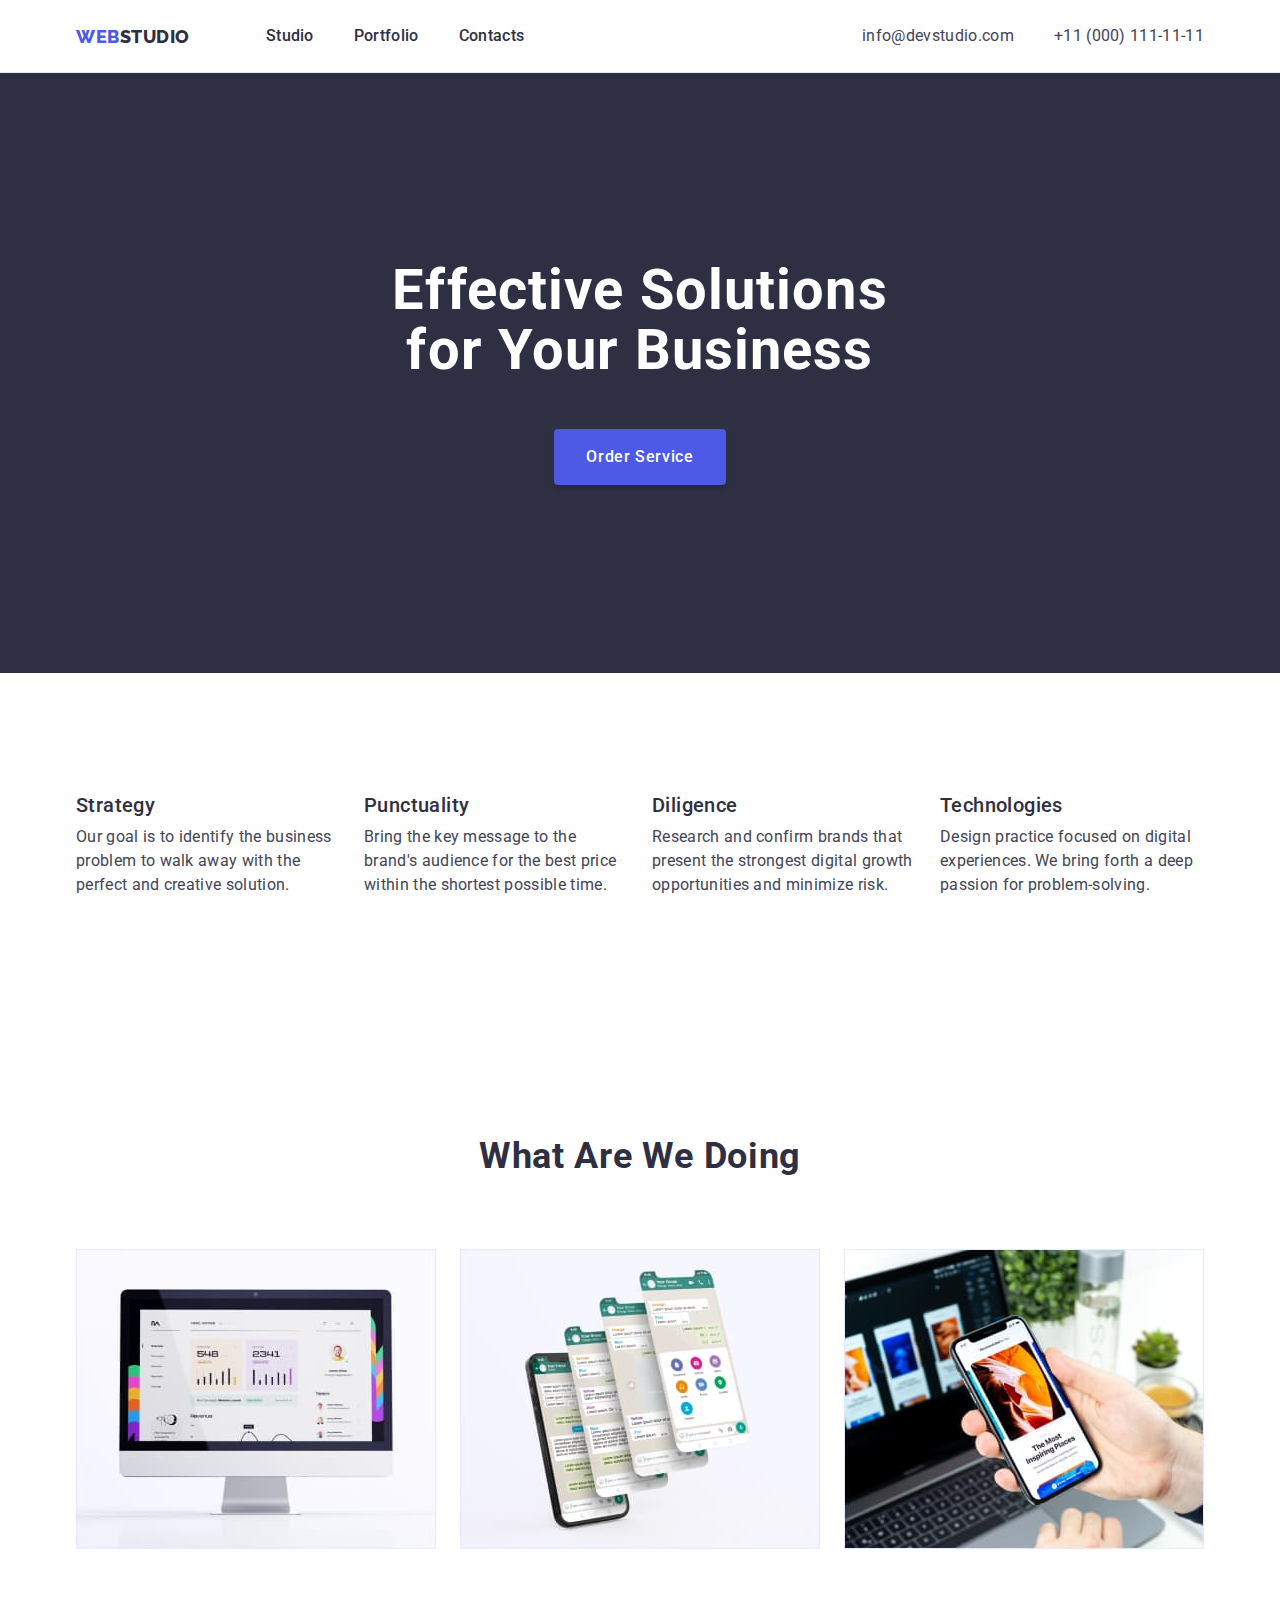
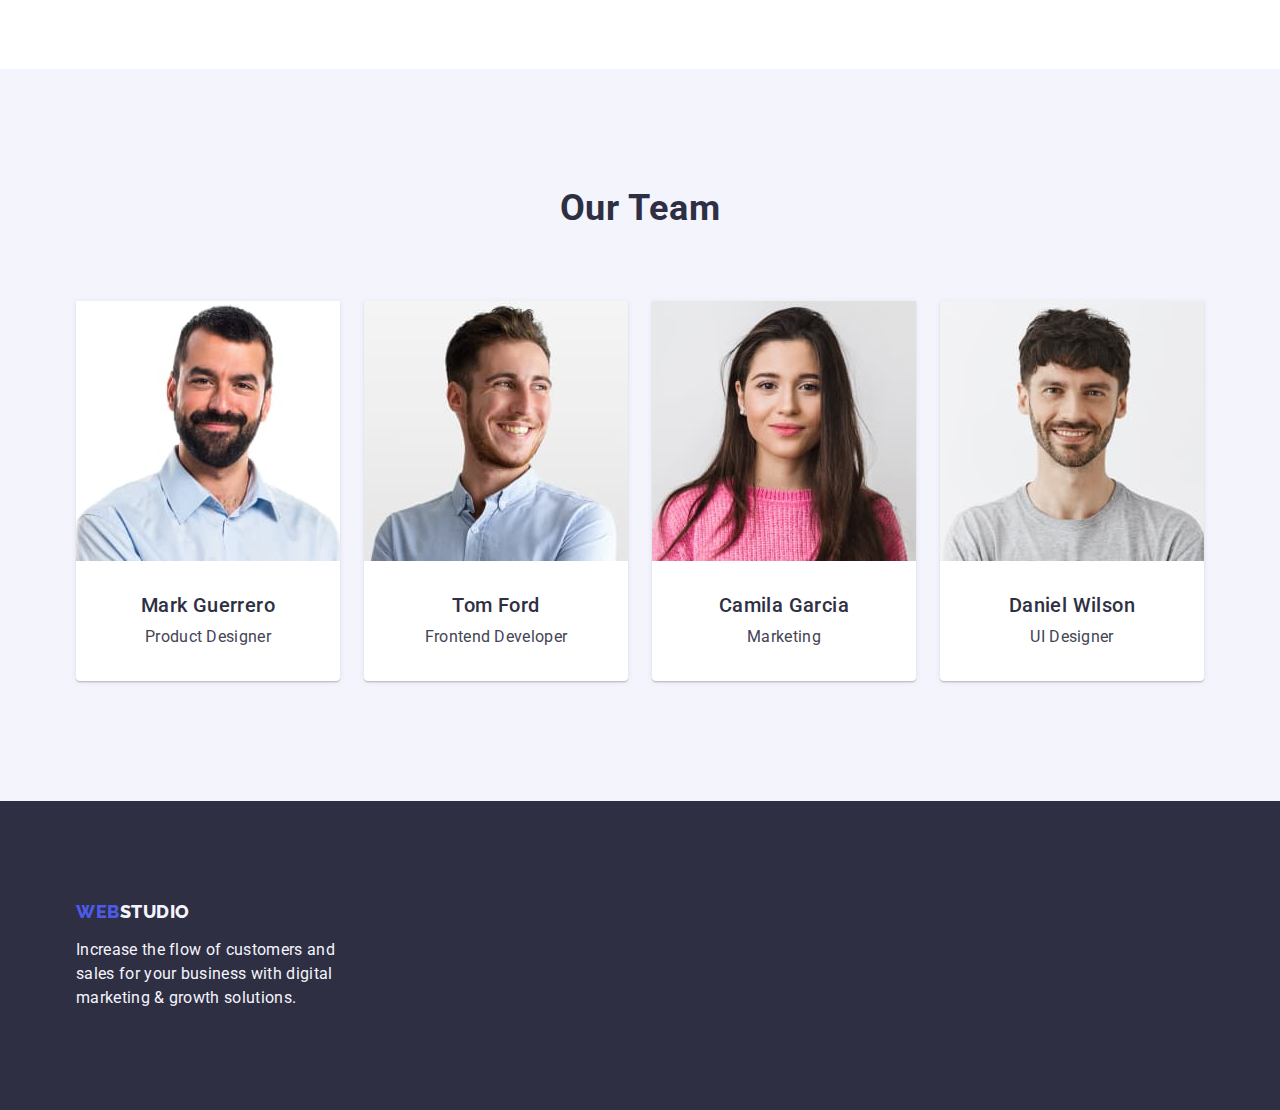
<file: index.html>
<!DOCTYPE html>
<html lang="en">
  <head>
    <meta charset="UTF-8" />
    <meta http-equiv="X-UA-Compatible" content="IE=edge" />
    <meta name="viewport" content="width=device-width, initial-scale=1.0" />
    <title>WebStudio</title>
    <link
      rel="stylesheet"
      href="https://cdnjs.cloudflare.com/ajax/libs/modern-normalize/1.1.0/modern-normalize.min.css"
    />
    <link rel="preconnect" href="https://fonts.googleapis.com" />
    <link rel="preconnect" href="https://fonts.gstatic.com" crossorigin />
    <link
      href="https://fonts.googleapis.com/css2?family=Raleway:wght@800&family=Roboto:wght@400;500;700;900&display=swap"
      rel="stylesheet"
    />
    <link rel="stylesheet" href="./css/styles.css" />
  </head>
  <body>
    <!-- HEADER -->
    <header class="page-header">
      <div class="container header-container">
        <nav class="page-navigation">
          <a class="logo link" href="./index.html"
            >Web<span class="log">Studio</span></a
          >
          <ul class="menu list">
            <li class="menu-item">
              <a class="menu-link link" href="./index.html">Studio</a>
            </li>
            <li class="menu-item">
              <a class="menu-link link" href="./portfolio.html">Portfolio</a>
            </li>
            <li class="menu-item">
              <a class="menu-link link" href="">Contacts</a>
            </li>
          </ul>
        </nav>
        <!-- CONTACTS -->
        <address class="address-contacts">
          <ul class="menu-contacts list">
            <li class="contacts">
              <a
                class="contact-mtel-header link"
                href="mailto:info@devstudio.com"
                >info@devstudio.com</a
              >
            </li>
            <li class="contacts">
              <a class="contact-mtel-header link" href="tel:+110001111111"
                >+11 (000) 111-11-11</a
              >
            </li>
          </ul>
        </address>
      </div>
    </header>

    <main class="main-page">
      <!-- HERO -->
      <section class="section-hero">
        <div class="container container-hero">
          <h1 class="hero-title">Effective Solutions for Your Business</h1>
          <button class="button modal-open-btn" type="button">
            Order Service
          </button>
        </div>
      </section>

      <!-- feauters -->
      <section class="our-qualities section">
        <div class="container">
          <h2 class="features visually-hidden">features</h2>
          <ul class="list feauters-list">
            <li class="qualities">
              <h3 class="qualities-title">Strategy</h3>
              <p class="qualities-paragraph">
                Our goal is to identify the business problem to walk away with
                the perfect and creative solution.
              </p>
            </li>

            <li class="qualities">
              <h3 class="qualities-title">Punctuality</h3>
              <p class="qualities-paragraph">
                Bring the key message to the brand's audience for the best price
                within the shortest possible time.
              </p>
            </li>

            <li class="qualities">
              <h3 class="qualities-title">Diligence</h3>
              <p class="qualities-paragraph">
                Research and confirm brands that present the strongest digital
                growth opportunities and minimize risk.
              </p>
            </li>

            <li class="qualities">
              <h3 class="qualities-title">Technologies</h3>
              <p class="qualities-paragraph">
                Design practice focused on digital experiences. We bring forth a
                deep passion for problem-solving.
              </p>
            </li>
          </ul>
        </div>
      </section>
      <!-- OUR ACTIVITY -->
      <section class="activity section">
        <div class="container">
          <h2 class="our-activity-title">What are we doing</h2>
          <ul class="our-activity list">
            <li class="our-activity-card">
              <img
                class="gallery-activity"
                src="./images/rectangle1.jpg"
                alt="mac"
                width="360"
                height="300"
              />
            </li>
            <li class="our-activity-card">
              <img
                class="gallery-activity"
                src="./images/rectangle2.jpg"
                alt="iphone"
                width="360"
                height="300"
              />
            </li>
            <li class="our-activity-card">
              <img
                class="gallery-activity"
                src="./images/rectangle3.jpg"
                alt="notebook-and-phone"
                width="360"
                height="300"
              />
            </li>
          </ul>
        </div>
      </section>
      <!-- OUR TEAM -->
      <section class="our-team section">
        <div class="container">
          <h2 class="team">Our Team</h2>
          <ul class="team-list list">
            <li class="team-employee">
              <img
                class="gallery-team"
                src="./images/img1.jpg"
                alt="mark-guerrero"
                width="264"
                height="260"
              />
              <div class="employee-container">
                <h3 class="team-name">Mark Guerrero</h3>
                <p class="team-paragraph">Product Designer</p>
              </div>
            </li>
            <li class="team-employee">
              <img
                class="gallery-team"
                src="./images/img2.jpg"
                alt="tom-ford"
                width="264"
                height="260"
              />
              <div class="employee-container">
                <h3 class="team-name">Tom Ford</h3>
                <p class="team-paragraph">Frontend Developer</p>
              </div>
            </li>
            <li class="team-employee">
              <img
                class="gallery-team"
                src="./images/img3.jpg"
                alt="camila-garcia"
                width="264"
                height="260"
              />
              <div class="employee-container">
                <h3 class="team-name">Camila Garcia</h3>
                <p class="team-paragraph">Marketing</p>
              </div>
            </li>
            <li class="team-employee">
              <img
                class="gallery-team"
                src="./images/img4.jpg"
                alt="daniel-wilson"
                width="264"
                height="260"
              />
              <div class="employee-container">
                <h3 class="team-name">Daniel Wilson</h3>
                <p class="team-paragraph">UI Designer</p>
              </div>
            </li>
          </ul>
        </div>
      </section>
    </main>
    <!-- FOOTER -->
    <footer class="footer">
      <div class="container">
        <a class="logo-footer link" href="./index.html"
          >Web<span class="logos">Studio</span>
        </a>
        <p class="footer-paragraph">
          Increase the flow of customers and sales for your business with
          digital marketing & growth solutions.
        </p>
      </div>
    </footer>
  </body>
</html>
</file>
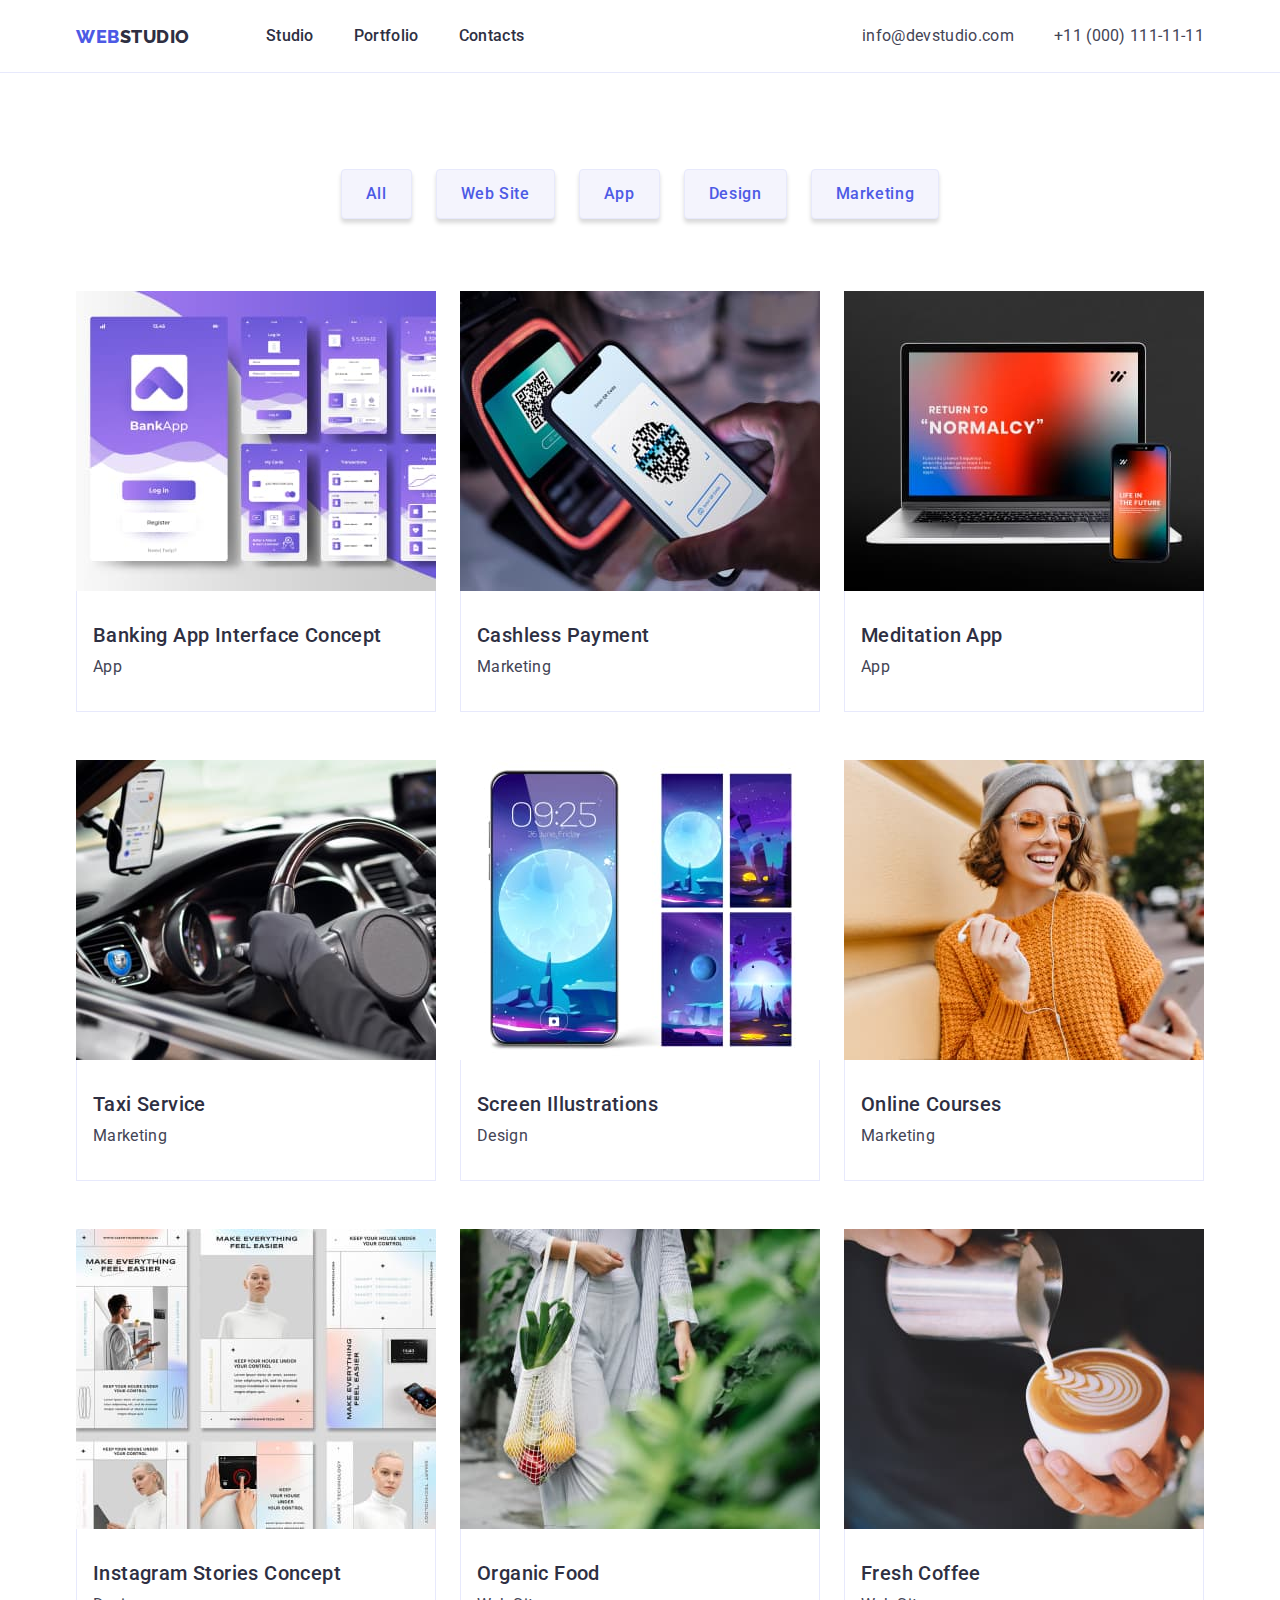
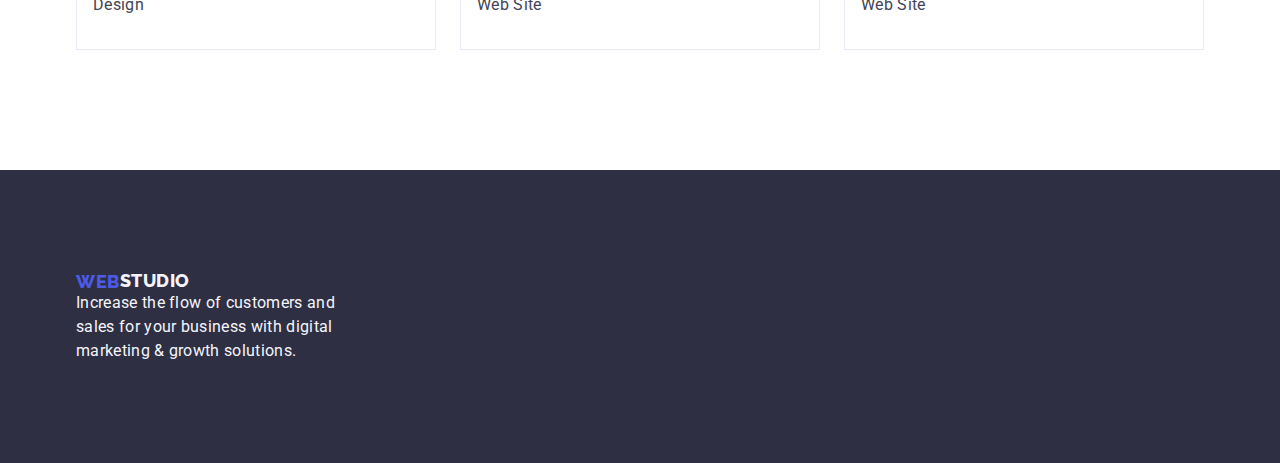
<file: portfolio.html>
<!DOCTYPE html>
<html lang="en">
  <head>
    <meta charset="UTF-8" />
    <meta http-equiv="X-UA-Compatible" content="IE=edge" />
    <meta name="viewport" content="width=device-width, initial-scale=1.0" />
    <title>WebStudio</title>
    <link
      rel="stylesheet"
      href="https://cdnjs.cloudflare.com/ajax/libs/modern-normalize/1.1.0/modern-normalize.min.css"
    />
    <link rel="preconnect" href="https://fonts.googleapis.com" />
    <link rel="preconnect" href="https://fonts.gstatic.com" crossorigin />
    <link
      href="https://fonts.googleapis.com/css2?family=Raleway:wght@800&family=Roboto:wght@400;500;700;900&display=swap"
      rel="stylesheet"
    />
    <link rel="stylesheet" href="./css/styles.css" />
  </head>
  <body>
    <!-- HEADER -->
    <header class="page-header">
      <div class="container header-container">
        <nav class="page-navigation">
          <a class="logo link" href="./index.html"
            >Web<span class="log">Studio</span></a
          >
          <ul class="menu list">
            <li class="menu-item">
              <a class="menu-link link" href="./index.html">Studio</a>
            </li>
            <li class="menu-item">
              <a class="menu-link link" href="./portfolio.html">Portfolio</a>
            </li>
            <li class="menu-item">
              <a class="menu-link link" href="">Contacts</a>
            </li>
          </ul>
        </nav>
        <!-- CONTACTS -->
        <address class="address-contacts">
          <ul class="menu-contacts list">
            <li class="contacts">
              <a
                class="contact-mtel-header link"
                href="mailto:info@devstudio.com"
                >info@devstudio.com</a
              >
            </li>
            <li class="contacts">
              <a class="contact-mtel-header link" href="tel:+110001111111"
                >+11 (000) 111-11-11</a
              >
            </li>
          </ul>
        </address>
      </div>
    </header>
    <!-- MAIN-CONTENT -->
    <main>
      <section class="section-portfolio">
        <div class="container">
          <h1 class="portfolio-title visually-hidden" hidden>Filters</h1>
          <!-- filter -->
          <ul class="list filter-list">
            <li class="filter-buttons">
              <button class="filter-button button" type="button">All</button>
            </li>
            <li class="filter-buttons">
              <button class="filter-button button" type="button">
                Web Site
              </button>
            </li>
            <li class="filter-buttons">
              <button class="filter-button button" type="button">App</button>
            </li>
            <li class="filter-buttons">
              <button class="filter-button button" type="button">Design</button>
            </li>
            <li class="filter-buttons">
              <button class="filter-button button" type="button">
                Marketing
              </button>
            </li>
          </ul>
          <!-- work examples -->
          <ul class="list examples-list">
            <li class="examples-card">
              <a class="portfolio-image link">
                <img
                  class="gallery-portfolio"
                  src="./images/bankingapp.jpg"
                  alt="Banking-App-Interface-Concept"
                  width="360"
                  height="300"
                />
                <div class="card-container">
                  <h2 class="portfolio-name">Banking App Interface Concept</h2>
                  <p class="portfolio-paragraph">App</p>
                </div>
              </a>
            </li>

            <li class="examples-card">
              <a class="portfolio-image link">
                <img
                  class="gallery-portfolio"
                  src="./images/cashlesspayment.jpg"
                  alt="Cashless-Payment"
                  width="360"
                  height="300"
                />
                <div class="card-container">
                  <h2 class="portfolio-name">Cashless Payment</h2>
                  <p class="portfolio-paragraph">Marketing</p>
                </div>
              </a>
            </li>

            <li class="examples-card">
              <a class="portfolio-image link">
                <img
                  class="gallery-portfolio"
                  src="./images/meditationapp.jpg"
                  alt="Meditation-App"
                  width="360"
                  height="300"
                />
                <div class="card-container">
                  <h2 class="portfolio-name">Meditation App</h2>
                  <p class="portfolio-paragraph">App</p>
                </div>
              </a>
            </li>

            <li class="examples-card">
              <a class="portfolio-image link">
                <img
                  class="gallery-portfolio"
                  src="./images/taxiservice.jpg"
                  alt="Taxi-Service"
                  width="360"
                  height="300"
                />
                <div class="card-container">
                  <h2 class="portfolio-name">Taxi Service</h2>
                  <p class="portfolio-paragraph">Marketing</p>
                </div>
              </a>
            </li>

            <li class="examples-card">
              <a class="portfolio-image link">
                <img
                  class="gallery-portfolio"
                  src="./images/screenillustration.jpg"
                  alt="Screen-Illustrations"
                  width="360"
                  height="300"
                />
                <div class="card-container">
                  <h2 class="portfolio-name">Screen Illustrations</h2>
                  <p class="portfolio-paragraph">Design</p>
                </div>
              </a>
            </li>

            <li class="examples-card">
              <a class="portfolio-image link">
                <img
                  class="gallery-portfolio"
                  src="./images/onlinecourses.jpg"
                  alt="Online-Courses"
                  width="360"
                  height="300"
                />
                <div class="card-container">
                  <h2 class="portfolio-name">Online Courses</h2>
                  <p class="portfolio-paragraph">Marketing</p>
                </div>
              </a>
            </li>

            <li class="examples-card">
              <a class="portfolio-image link">
                <img
                  class="gallery-portfolio"
                  src="./images/instagramsc.jpg"
                  alt="Instagram-Stories-Concepts"
                  width="360"
                  height="300"
                />
                <div class="card-container">
                  <h2 class="portfolio-name">Instagram Stories Concept</h2>
                  <p class="portfolio-paragraph">Design</p>
                </div>
              </a>
            </li>

            <li class="examples-card">
              <a class="portfolio-image link">
                <img
                  class="gallery-portfolio"
                  src="./images/organicfood.jpg"
                  alt="Organic-Food"
                  width="360"
                  height="300"
                />
                <div class="card-container">
                  <h2 class="portfolio-name">Organic Food</h2>
                  <p class="portfolio-paragraph">Web Site</p>
                </div>
              </a>
            </li>

            <li class="examples-card">
              <a class="portfolio-image link">
                <img
                  class="gallery-portfolio"
                  src="./images/freshcofee.jpg"
                  alt="Fresh-Coffee"
                  width="360"
                  height="300"
                />
                <div class="card-container">
                  <h2 class="portfolio-name">Fresh Coffee</h2>
                  <p class="portfolio-paragraph">Web Site</p>
                </div>
              </a>
            </li>
          </ul>
        </div>
      </section>
    </main>

    <!-- FOOTER -->
    <footer class="footer">
      <div class="container footer-container">
        <a class="logo logo-link link" href="./index.html"
          >Web<span class="logos">Studio</span>
        </a>
        <p class="footer-paragraph">
          Increase the flow of customers and sales for your business with
          digital marketing & growth solutions.
        </p>
      </div>
    </footer>
  </body>
</html>
</file>
<file: css/styles.css>
:root {
        --main-font-family: "Roboto", sans-serif;
        --secondary-font-family: "Raleway", sans-serif;
        --primary-titletxt-color:  #2E2F42;
        --secondary-titletxt-color: #FFFFFF;
        --primary-txt-color: #434455;
        --secondary-txt-color: #F4F4FD;
        --accent-hover-color: #404BBF;
        --primary-bg-color: #ffffff;
        --secondary-bg-color: #f4f4fd;
}  

.list {list-style: none;}

.link, logo {
        text-decoration: none; 
}

h1,h2,h3,h4,h5,h6, p{
        margin-top: 0;
        margin-bottom: 0;
}

ul {
        margin-top: 0;
        margin-bottom: 0;
        padding-left: 0;
} 

img {
        display: block;
}


.container {
        width: 1158px;
        margin: 0 auto;
        padding: 0 15px;
}
.address-contacts {
        font-style: normal;
}

.button, filter-button {
        cursor: pointer;
        padding: 16px 32px;
        gap: 10px;
        box-shadow: 0px 4px 4px rgba(0, 0, 0, 0.15);
        border-radius: 4px;
}

body {
        font-family: var(--main-font-family);
        font-style: normal;
        font-weight: 500;
        color: var(--primary-txt-color);
        background-color:var(--primary-bg-color);
}

/* ================= COMPONENTS ================= */

.modal-open-btn {
        font-family: 'Roboto', sans-serif;
        font-weight: 500;
        font-size: 16px;
        line-height: 1.5;
        display: block;
        align-items: center;
        letter-spacing: 0.04em;
        background-color: #4D5AE5;
        color: var(--primary-bg-color);
        margin-left: auto;
        margin-right: auto;
        border: none;
        min-width: 169px;
        height: 56px;
}

.modal-open-btn:hover,
.modal-open-btn:focus {
        background-color: var(--accent-hover-color);
}

.feauters-list {
              display: flex;
              gap: 24px;
}

.filter-list {
        display: flex;
        list-style: none;
        justify-content: center;
        margin-bottom: 72px;
        gap: 24px;
}

.team-list {
        display: flex;
        gap: 24px;
}

.examples-list {
        display: flex;
        list-style: none;
        flex-wrap: wrap;
        column-gap: 24px;
        row-gap: 48px;
}

.examples-card {
        width: calc((100% - 48px) / 3);
}

.card-container {
padding: 32px 16px;
border: 1px solid #E7E9FC;
border-top: none;
}

.filter-button {
        font-family: 'Roboto', sans-serif;
        font-weight: 500;
        font-size: 16px;
        line-height: 1.5;
        letter-spacing: 0.04em;
        background-color: #F4F4FD;
        color:#4D5AE5;
        border: 1px solid #E7E9FC;
        border-radius: 4px;
        padding: 12px 24px;
}

.filter-button:hover,
.filter-button:focus {
        background-color: var(--accent-hover-color);
        color:#FFFFFF;
        border: 1px solid transparent;
}

.employee-container {
        padding: 32px 16px;
}

/* ================= HEADER ================= */

.page-header {
        background-color: #FFFFFF;
        border-bottom: 1px solid #e7e9fc;
}

.header-container {
        display: flex;
}

.page-navigation {
        display: flex;
        align-items: center;
        margin-right: auto;
}

.logo {
        font-family: 'Raleway', sans-serif;
        font-weight: 800;
        font-size: 18px;
        line-height: 1.17;
        align-items: center;
        letter-spacing: 0.03em;
        text-transform: uppercase;
        color: #4D5AE5;
        margin-right: 76px;
        padding-top: 25.5px;
        padding-bottom: 25.5px;
}

.log {
        font-weight: 800;
                font-size: 18px;
                line-height: 1.17;
                letter-spacing: 0.03em;
                text-transform: uppercase;
                color: var(--primary-titletxt-color);
}

.logo-footer {
        font-family: 'Raleway', sans-serif;
        font-weight: 800;
        font-size: 18px;
        line-height: 1.17;
        letter-spacing: 0.03em;
        text-transform: uppercase;
        color: #4D5AE5;
        display: inline-block;
        margin-bottom: 16px;
}

.menu {
        display: flex;
        gap: 40px;
}

.menu-item {
background-color: var(--primary-bg-color);
}

.menu-link {
        font-family: 'Roboto', sans-serif;
        font-weight: 500;
        font-size: 16px;
        line-height: 1.5;
        letter-spacing: 0.02em;
        color:var(--primary-titletxt-color);
        padding: 24px 0;
}

.menu-link:hover,
.menu-link:focus {
        color:var(--accent-hover-color);
}

.menu-contacts {
        display: flex;
        gap: 40px;
        padding: 24px 0;
}

.contacts {
        background-color: var(--primary-bg-color);

}

.contact-mtel-header {
        font-family: 'Roboto', sans-serif;
        font-weight: 400;
        font-size: 16px;
        line-height: 1.5;
        letter-spacing: 0.02em;
        color:var(--primary-txt-color);
        margin-left: auto;
}

.contact-mtel-header:hover,
.contact-mtel-header:focus {
        color:var(--accent-hover-color);
}

/* ================= HERO ================= */

.section-hero {
        background-color: var(--primary-titletxt-color);
        padding: 188px 0;
}

.container-hero {
        display: flex;
        flex-direction: column;
}

.section-portfolio {
        padding-top: 96px;
        padding-bottom: 120px;
}

.hero-title {
        font-family: 'Roboto', sans-serif;
        font-weight: 700;
        font-size: 56px;
        line-height: 1.07;
        text-align: center;
        letter-spacing: 0.02em;
        color:var(--primary-bg-color);
        max-width: 496px;
        margin-right: auto;
        margin-left: auto;
        margin-bottom: 48px;
}

.features {
background-color: var(--primary-bg-color);
}

.our-qualities {
background-color:var(--primary-bg-color);
}

.section {
        padding-top: 120px;
        padding-bottom: 120px;
}

.visually-hidden {
        position: absolute;
        width: 1px;
        height: 1px;
        margin: -1px;
        border: 0;
        padding: 0;
        white-space: nowrap;
        clip-path: inset(100%);
        clip: rect(0 0 0 0);
        overflow: hidden;
}

.qualities {
        background-color: var(--primary-bg-color);
        width: calc((100% - 72px) / 4);
}

.qualities-title {
        font-family: "Roboto",sans-serif;
        font-weight: 500;
        font-size: 20px;
        line-height: 1.2;
        letter-spacing: 0.02em;
        color:var(--primary-titletxt-color);
        margin-bottom: 8px;
}

.qualities-paragraph {
        font-family: "Roboto",sans-serif;
        font-weight: 400;
        font-size: 16px;
        line-height: 1.5;
        letter-spacing: 0.02em;
        color:var(--primary-txt-color);
}

.activity {
        background-color: var(--primary-bg-color);
}

.our-activity {
        display: flex;
        gap: 24px;
}

.our-activity-title {
        font-family: 'Roboto', sans-serif;
        font-weight: 700;
        font-size: 36px;
        line-height: 1.11;
        text-align: center;
        letter-spacing: 0.02em;
        text-transform: capitalize;
        color: var(--primary-titletxt-color);
        margin-top: 0px;
        margin-right: auto;
        margin-bottom: 72px;
        margin-left: auto;
}

.our-activity-card {
        flex-basis: calc((100% - 48px) / 3);

}

.our-team {
        background-color: var(--secondary-bg-color);
}

.team-employee {
        background-color: var(--primary-bg-color);
        flex-basis: calc((100% - 72px) / 4);
        box-shadow: 0px 1px 6px rgba(46, 47, 66, 0.08), 
        0px 1px 1px rgba(46, 47, 66, 0.16), 
        0px 2px 1px rgba(46, 47, 66, 0.08);
        border-radius: 0px 0px 4px 4px;
}

.team {
        font-family: 'Roboto', sans-serif;
        font-weight: 700;
        font-size: 36px;
        line-height: 1.11;
        text-align: center;
        letter-spacing: 0.02em;
        text-transform: capitalize;
        color: var(--primary-titletxt-color);
        margin-right: auto;
        margin-bottom: 72px;
        margin-left: auto;
}

.team-name {
        font-family: 'Roboto', sans-serif;
        font-weight: 500;
        font-size: 20px;
        line-height: 1.2;
        text-align: center;
        letter-spacing: 0.02em;
        color: var(--primary-titletxt-color);
        margin-bottom: 8px;
}

.team-paragraph {
        font-family: 'Roboto', sans-serif;
        font-weight: 400;
        font-size: 16px;
        line-height: 1.5;
        text-align: center;
        letter-spacing: 0.02em;
        color: var(--primary-txt-color);
}

.portfolio-image {
        background:var(--primary-bg-color);
}

.portfolio-name {
        font-family: 'Roboto', sans-serif;
        font-weight: 500;
        font-size: 20px;
        line-height: 1.2;
        letter-spacing: 0.02em;
        color: var(--primary-titletxt-color);
        margin-bottom: 8px;
}

.portfolio-paragraph {
        font-family: 'Roboto', sans-serif;
        font-weight: 400;
        font-size: 16px;
        line-height: 1.5;
        letter-spacing: 0.02em;
        color: var(--primary-txt-color);
}



/* ================= FOOTER ================= */

.footer {
        font-family: 'Raleway', sans-serif;
        background: var(--primary-titletxt-color);
        padding: 100px 0;
}

.footer-container {
        max-width: 1158px;
}

.footer-paragraph {
        font-family: 'Roboto', sans-serif;
        font-weight: 400;
        font-size: 16px;
        line-height: 1.5;
        letter-spacing: 0.02em;
        color:var(--secondary-bg-color);
        background-color:#2e2f42 ;
        width: 264px;
}

.logos {
        display: inline-block;
        color:var(--secondary-bg-color);
}
</file>
